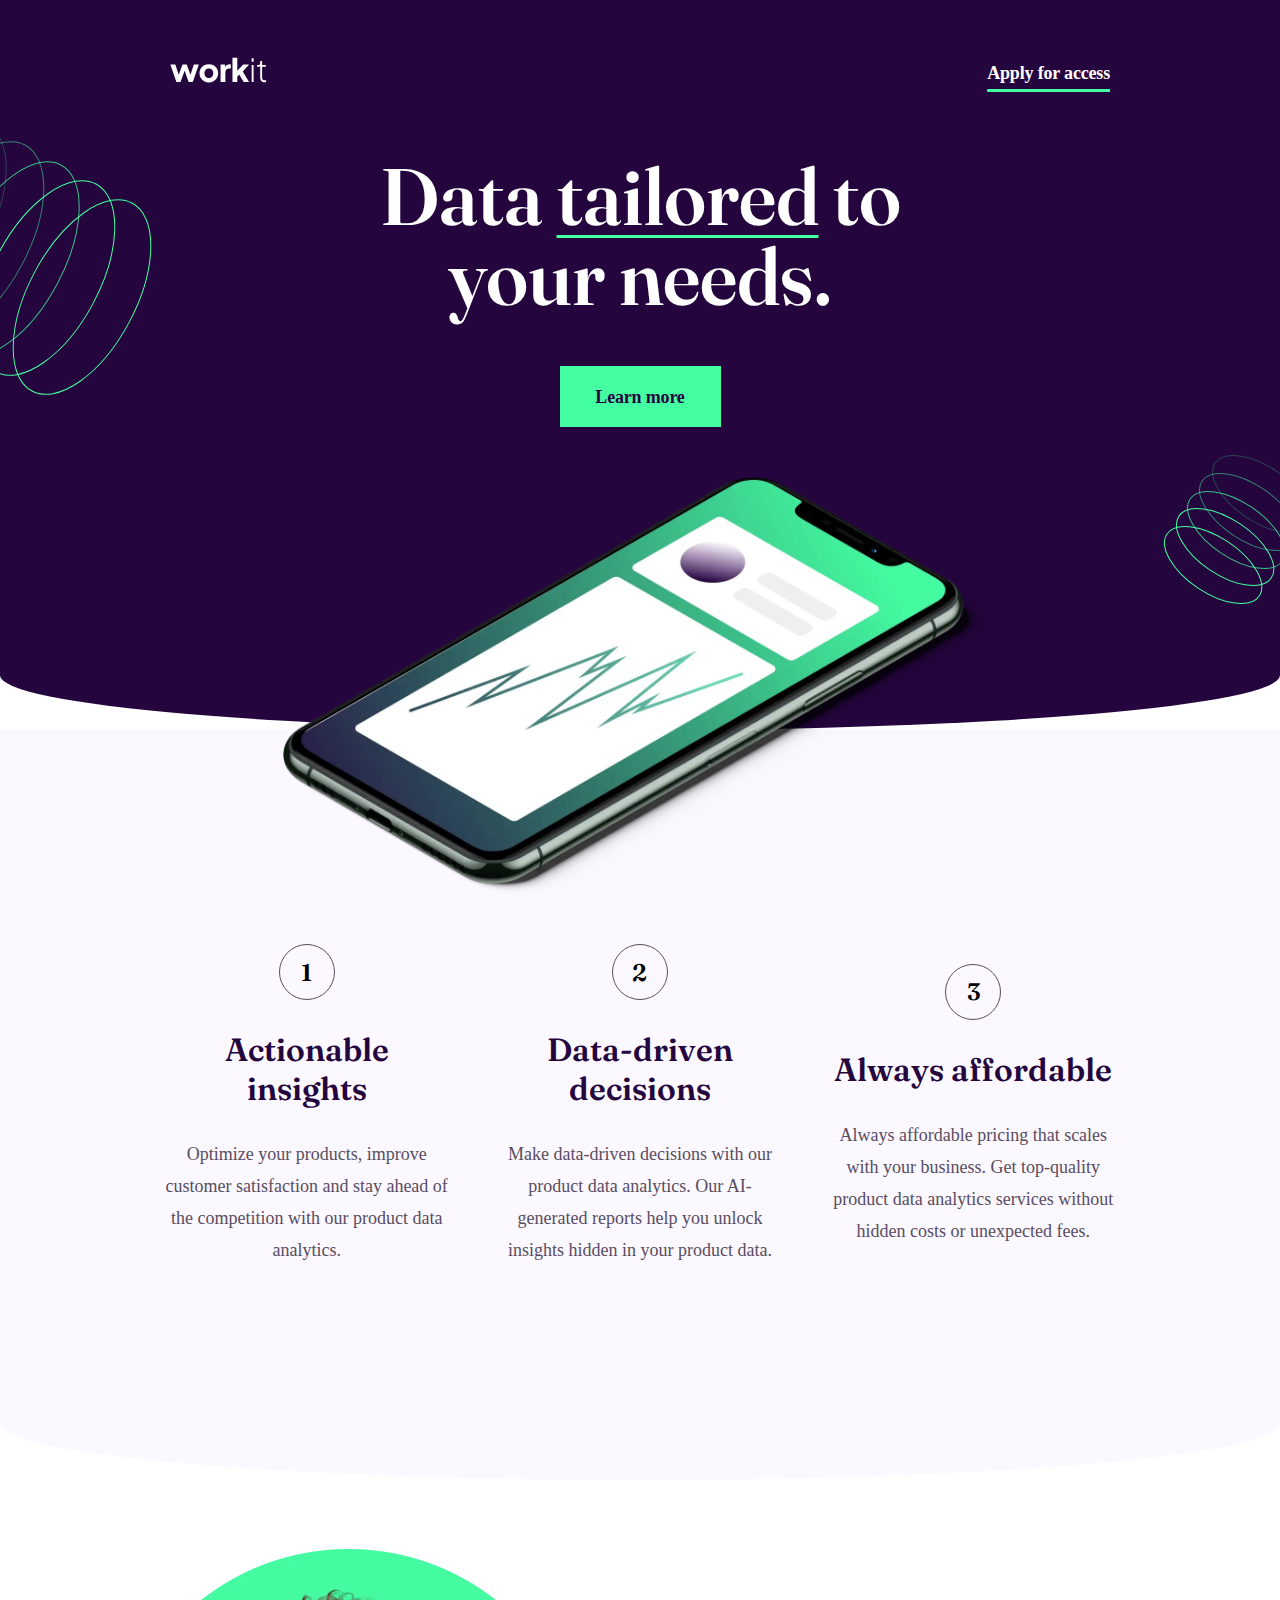
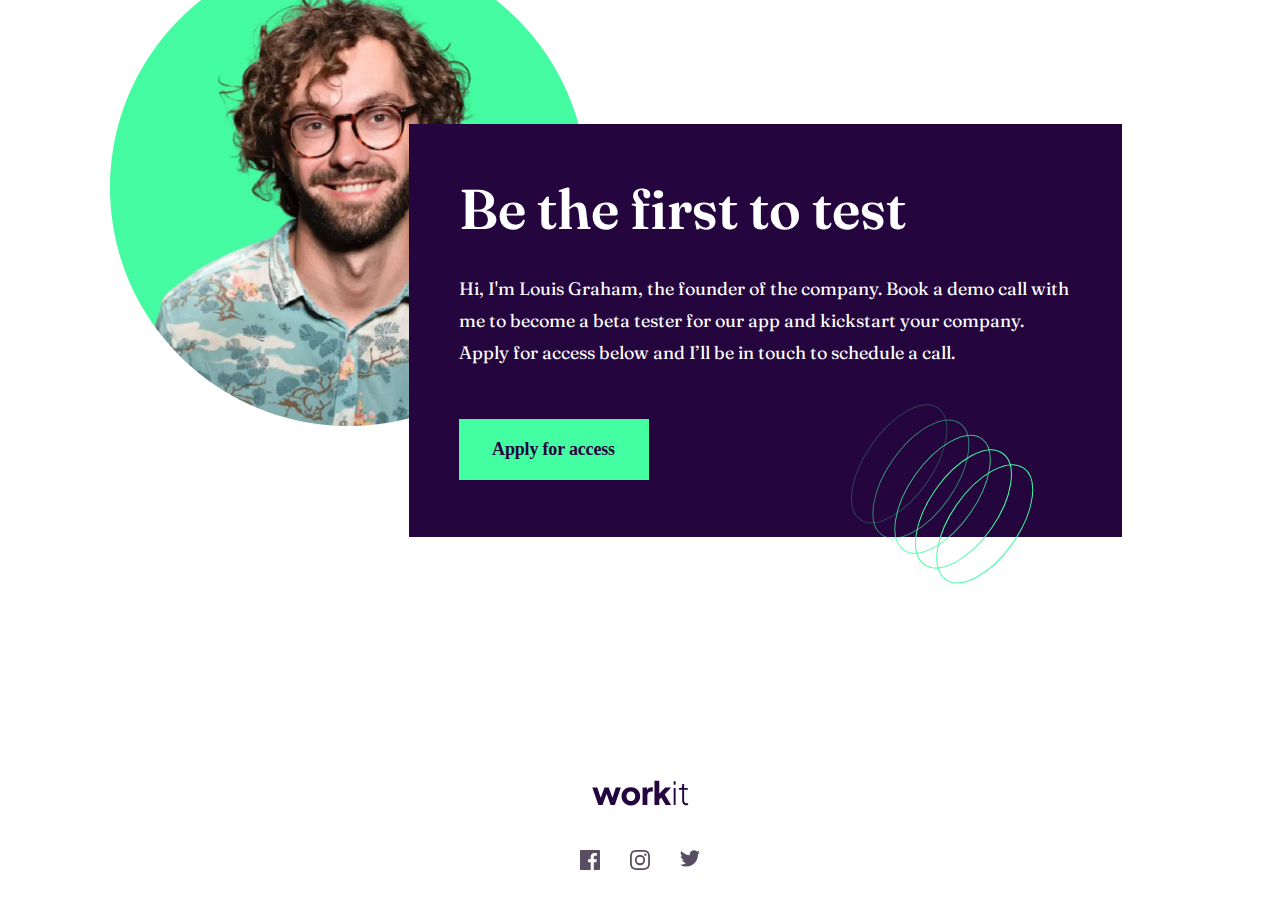
<file: index.html>
<!DOCTYPE html>
<html lang="en">
<head>
  <meta charset="UTF-8">
  <meta name="viewport" content="width=device-width, initial-scale=1.0">

  <link rel="icon" type="image/png" sizes="32x32" href="./assets/images/favicon-32x32.png">
  <link rel="stylesheet" href="./style/main.css">
  <link rel="stylesheet" href="./style/desktop.css" media="screen and (max-width: 1440px)">
  <link rel="stylesheet" href="./style/tablet.css" media="screen and (max-width: 800px)">
  <link rel="stylesheet" href="./style/phone.css" media="screen and (max-width: 430px)">
  <title>Frontend Mentor | Workit landing page</title>
</head>
<body> 
  <!-- HEADER START -->
  <header class="header container__radius">
      <nav class="nav">
        <a href="#" ><img src="./assets/images/logo-light.svg" alt="Logotype" class="nav__logo"></a>
        <a href="#" class="nav__link elem--underline"> Apply for access</a>
     </nav>
   <div class="title__container">
     <h1>Data <span class="elem--underline">tailored</span> to <br>your needs.</h1>
     <button href="#" class="button button-state-hover">Learn more</button>
     <figure class="phone__container">
      <img src="./assets/images/image-hero.webp" alt="hero phone" class="phone__image">
     </figure>
   </div>
   <div class="pattern__container">
    <img src="./assets/images/bg-pattern-1.svg" alt="first pattern" class="icon__pattern-one">
   </div>
 </header>

 <!-- HEADER END -->

 <!-- BODY SECTION -->
<main>
  <section class="container__radius container__main">
      <article class="card">
        <div class="card__number-container card__number-circle">
          <p class="card__number">1</p>
        </div> 
            <h2 class="card__title">Actionable insights</h2>
            <div class="card__desc">
              <p>Optimize your products, improve customer satisfaction and stay ahead of the competition 
               with our product data analytics.</p>
            </div> 
          </article>

          <article class="card">
            <div class="card__number-container card__number-circle2">
              <p class="card__number">2</p>
            </div> 
            <h2 class="card__title">Data-driven decisions</h2>
            <div class="card__desc">
              <p>Make data-driven decisions with our product data analytics. Our AI-generated reports help 
              you unlock insights hidden in your product data.</p>
            </div>
          </article>

          <article class="card">
            <div class="card__number-container card__number-circle3">
              <p class="card__number">3</p>
            </div> 
            <h2 class="card__title">Always affordable</h2>
            <div class="card__desc">
              <p>Always affordable pricing that scales with your business. Get top-quality product data 
              analytics services without hidden costs or unexpected fees.</p>
            </div>
            </article>

    </section>
<!-- SECTION TWO -->
    <section class="graham__container">
      <div class="graham__box-img">
        <img src="./assets/images/image-founder.webp" alt="founder">
      </div>
      <div class="card__container">
        <h2 class="card__title card__title-hero">Be the first to test</h2>
        <div class="hero-intro">
          <p class="graham__desc">Hi, I'm Louis Graham, the founder of the company. Book a demo call with me to become a 
            beta tester for our app and kickstart your company. Apply for access below and I’ll be 
            in touch to schedule a call.</p>
            <button href="#" class="button btn__green">Apply for access</button>
        </div>

        </div>
        <img src="./assets/images/bg-pattern-3.svg" alt="pattern-3" class="icon__pattern-three">
      </section>
    </div>
</main>


 <footer class="footer">
  
  <div class="icon__container">
   <div class="social__icon">
   <img src="./assets/images/logo-dark.svg" alt="">
  </div>
   <div class="icon__social">
     <img src="./assets/images/icon-facebook.svg" alt="">
    <img src="./assets/images/icon-instagram.svg" alt="">
    <img src="./assets/images/icon-twitter.svg" alt="">
   </div>
  
      </div>
    </footer> 

  

</body>
</html>
</file>
<file: style/main.css>
:root{
    --main-color: #24053E;
    --green: #44FFA1;
    --light-purple: #584D62;
    --pearl: #FCF8FF;
    --white: #ffffff;
}


@font-face {
    font-family: "manrope";
    src: url(../assets/fonts/manrope/static/Manrope-Regular.ttf);

    font-family: "fraunces";
    src: url(../assets/fonts/fraunces/Fraunces-VariableFont_SOFT\,WONK\,opsz\,wght.ttf);
}

*{
    margin: 0;
    padding: 0;
    box-sizing: border-box;
}

/* COMMON SETUP */


a{
    font-family: "manrope";
    font-size: 18px;
    font-weight: 700;
    line-height: 32px;
    letter-spacing: -0.18px;
    text-decoration: none;
    color: var(--white);
}

h1{
    font-family: "fraunces";
    font-size: 80px;
    color: #ffffff;
    line-height: 80px;
    text-align: center;
    font-weight: 600;
}


/* HEADER CONTAINER */

.header{
    position: relative;
    width: 100%;
    height: 730px;
    padding: 57px 170px;
    background-color: var(--main-color);
    background-image: url(../assets/images/bg-pattern-2.svg);
    background-repeat: no-repeat;
    background-position: 104% 80%;

}

.icon__pattern-one{
    display: block;
    position: absolute;
}

.icon__pattern-one{
    top: 100px;
    left: -160px;
}

.icon__pattern-two{
    display: none;
    bottom: 100px;
    right: -90px;
}

.container__radius{
    border-bottom-left-radius: 100% 15%;
    border-bottom-right-radius: 100% 15%;
}

.nav{
    display: flex;
    justify-content: space-between;
    width: 100%;
}

.nav__link:hover{
    color: var(--green);
}

.elem--underline{
    line-height: 32px;
    text-decoration: underline 3px #44FFA1;
    border-radius: 2px;
    text-underline-offset: 10px;
}

.title__container{
    display: flex;
    justify-content: center;
    align-items: center;
    flex-direction: column;
    margin-top: 63px;
}

.button{
    width: 161px;
    height: 61px;
    font-family: 'manrope';
    font-weight: 700;
    font-size: 18px;
    line-height: 32px;
    letter-spacing: -0.18px;
    border: none;
    background-color: var(--green);
    margin-top: 50px;
    color: var(--main-color);
    
}

.button-state-hover:hover{
    border: 2px solid var(--green);
    color: var(--white);
    background-color: var(--main-color);
}

.phone__container{
    margin-top: 50px;
    width: 715px;
    height: 427px;
}

.phone__image{
    width: 730px;
}

/* BODY CONTAINER */

.container__main{
    display: grid;
    place-content: center;
    grid-template-columns: repeat(3, 1fr);
    width: 100%;
    height: 750px;
    background: var(--pearl);
    padding: 0 320px;
}

.card{
    display: flex;
    flex-direction: column;
    justify-content: center;
    align-items: center;
    margin: 22px;
}

.card__number-container{
    display: flex;
    justify-content: center;
    align-items: center;
    height: 56px;
    width: 56px;
    border: 1px solid var(--light-purple);
    border-radius: 50%;
    margin-bottom: 30px;
}

.card__number{
    font-family: 'fraunces';
    font-size: 24px;
    font-weight: 600;
}

.card__title {
    font-size: 32px;
    font-family: 'fraunces';
    text-align: center;
    color: var(--main-color);
    font-weight: 600;
    margin-bottom: 30px;
}

.card__desc{
    font-size: 18px;
    font-family: 'manrope';
    line-height: 32px;
    text-align: center;
    color: var(--light-purple);
}

/* END TABLE */


/* GRAHAM SECTION */
.graham__container{
    position: relative;
    display: grid;
    place-content: center;
    width: 100%;
    height: 900px;
    background-color: var(--white);
}

.graham__box-img{
    position: absolute;
    width: 477px;
    left: 300px;
    bottom: 350px;
    
}

.graham__box-img img{
    width: 100%;
    z-index: -15;
}

.btn__green{
    width: 190px;
}

.btn__green:hover{
    border: 2px solid var(--green);
    background-color: var(--main-color);
    color: var(--green);
}

.card__container{
    width: 713px;
    height: 413px;
    background: var(--main-color);
    padding: 50px;
    margin-left: 250px;
    z-index: 12;
}

.card__title-hero{
    color: var(--white);
    text-align: left;
    font-size: 56px;
}

.graham__desc{
    font-family: 'fraunces';
    color: var(--white);
    font-size: 18px;
    line-height: 32px;
    font-weight: 400;
}

.icon__pattern-three{
    position: absolute;
    right: 26%;
    z-index: 23;
    top: 56.4%;
}

/* GRAHAM SECTION END */

/* FOOTER */

.footer{
    position: relative;
    display: grid;
    justify-content: center;
    width: 100%;
    height: 140px;
}


.social__icon{
    text-align: center;
    margin-bottom: 40px;
}

.icon__social{
    display: grid;
    grid-template-columns: repeat(3, 1fr);
}

.icon__social img{
    margin: 0 15px;
}

/* FOOTER END */
</file>
<file: style/desktop.css>
.container__main{
    padding: 0 140px;
}

.graham__box-img{
    left: 110px;
}

.icon__pattern-three{
    left: 65%;
}
</file>
<file: style/tablet.css>
.header{
    height: 540px;
    padding: 30px 50px;
    background-position: 117% 80%;

}
.icon__pattern-one{
    left: -230px;
}
.title__container h1{
    font-size: 56px;
}

.card__container{
    margin: 0;
}

.nav__logo{
    width: 90px;
}

.nav__link{
    font-size: 16px;
}

.button{
    margin-top: 20px;
    width: 133px;
    height: 55px;
    font-size: 16px;
}



.phone__image{
    position: absolute;
    left: 150px;
    right: 50%;
    top: 75%;
    width: 514px;
}

.container__main{
    height: 920px;
    grid-template-columns: none;
    padding: 0 100px;
}

.card{
    display: inline-block;
    margin: 20px 45px;
}

.card__number{
    font-size: 18px;
}

.card__number-circle{
    position: absolute;
    left: 6.7%;
    bottom: -12px;
}

.card__number-circle2{
    position: absolute;
    left: 6.7%;
    bottom: -10.7rem;
}

.card__number-circle3{
    position: absolute;
    left: 6.7%;
    bottom: -22.3em;
}


.card__title{
    font-size: 28px;
    margin-bottom: 17px;
    text-align: start;
}

.card__number-container{
    width: 48px;
    height: 48px;
    margin: 0 20px;
}

.card__desc{
    text-align: start;
    font-size: 16px;
}

.graham__box-img{
    width: 281px;
    top: 29px;
    left: 70px;
}

.card__container{
    position: absolute;
    top: 20%;
    right: 10px;
    width: 514px;
    height: 375px;
    padding: 40px;
}

.card__title-hero{
    font-size: 48px;
}

.graham__desc{
  
    font-size: 16px;
    padding: 0 10px;
}

.btn__green{
    width: 172px;
    height: 55px;
    font-size: 16px;
}

.icon__pattern-three{
    top: 48%;
    left: 69%;
}
</file>
<file: style/phone.css>
.header{
    height: 500px;
    padding: 30px 20px;
    background-image: none;
}

.icon__pattern-one,
.icon__pattern-three{
    display: none;
}

.title__container h1{
    font-size: 50px;
}

.button{
    width: 133px;
    height: 55px;
}

.phone__image{
    width: 320px;
    height: 184px;
    left: 70px;
    top: 82%;
}

.container__main{
    width: 100%;
    height: 1080px;
    padding: 0;
    margin: 0;
}

.phone__container{
    width: 100%;
}

.card__number-container{
    margin-bottom: 20px;
}

.card__number-circle,
.card__number-circle2,
.card__number-circle3{
    position: inherit;
}

.card__desc{
    text-align: center;
    padding: 0 37px;
}

.card{
    display: flex;
    justify-content: center;
    flex-direction: column;
    padding: 0;
    margin: 0;
    margin-bottom: 30px;
}

.card:first-child{
    margin-top: 100px;
}

.card__container{
   
    width: 97%;
    padding:40px 0;
    top: 29%;
    right: 6px;
}

.card__title-hero{
    font-size: 26px;
    text-align: center;
}

.hero-intro{
    display: flex;
    justify-content: center;
    align-items: center;
    flex-direction: column;
    width: 100%;
    height: 250px;
}

.graham__desc{
    padding: 0 40px;
    text-align: center;
}

.btn__green{

    width: 172px;

}
</file>
